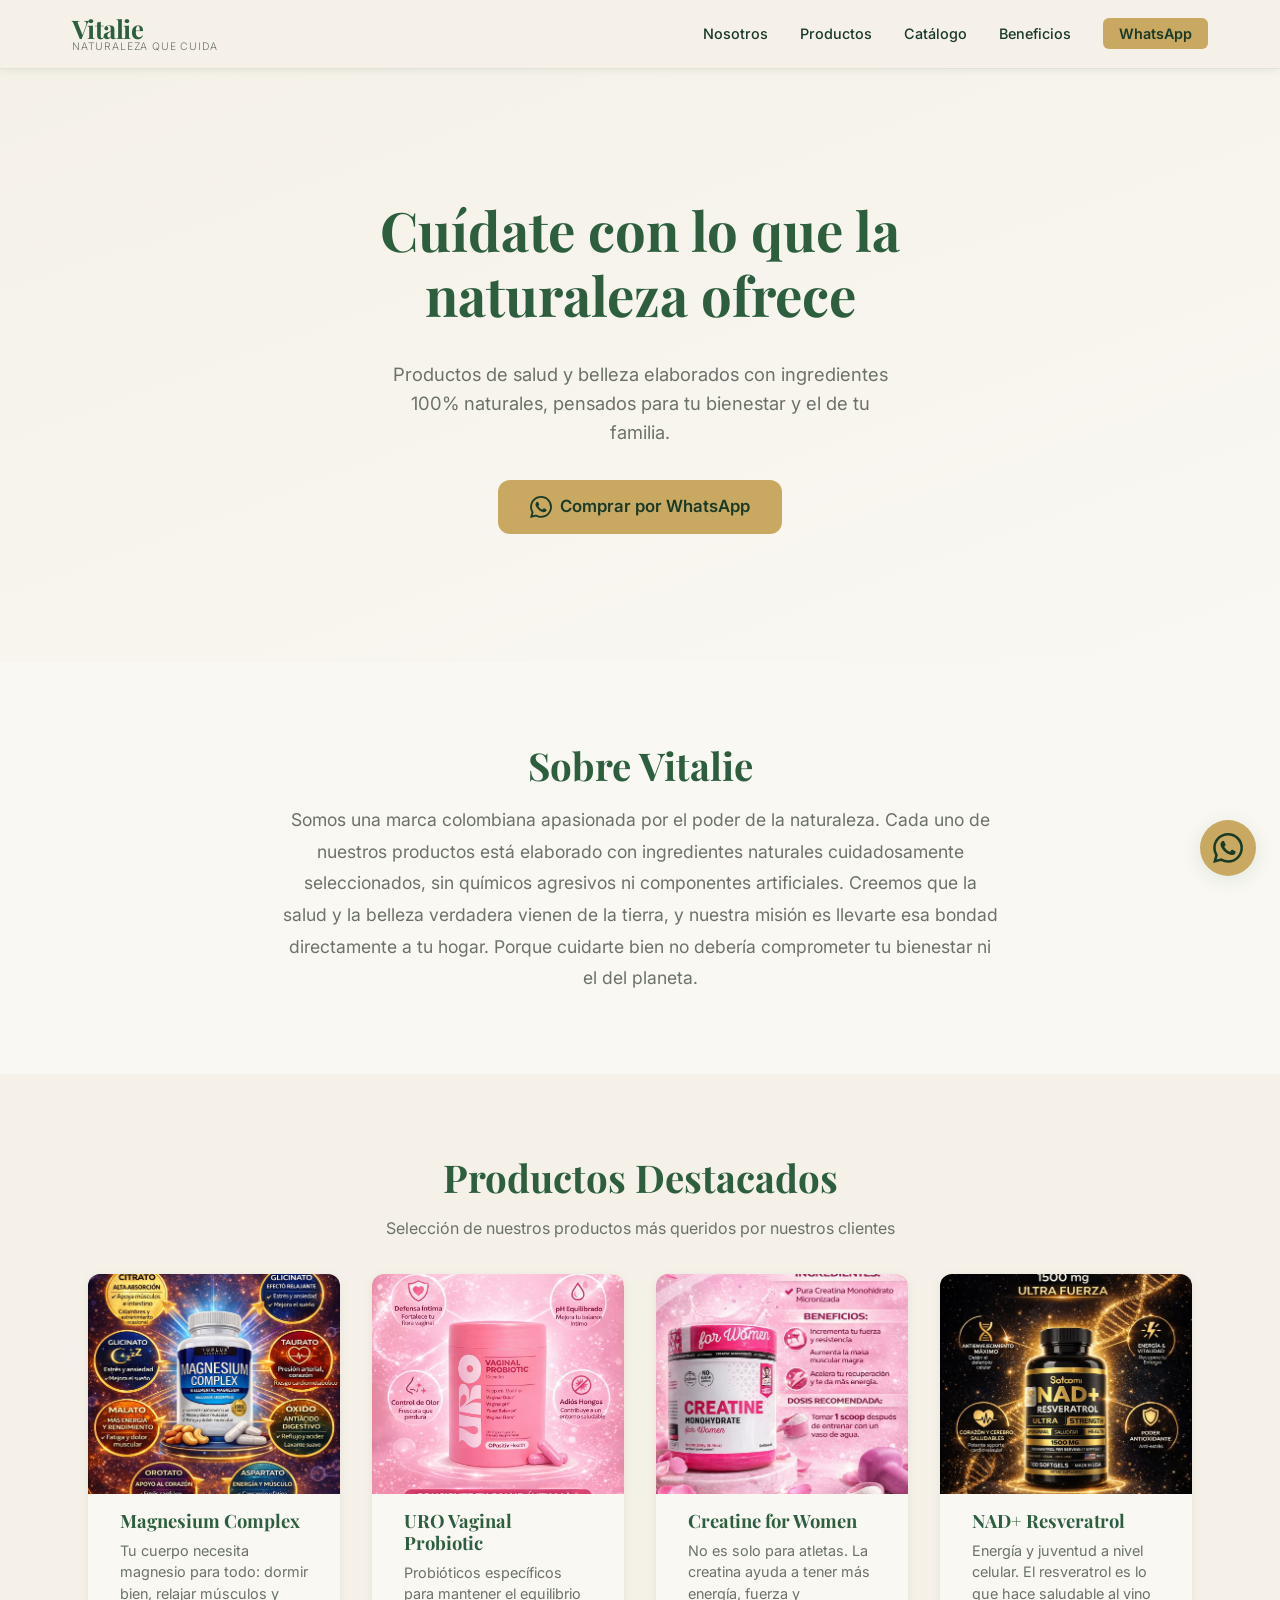
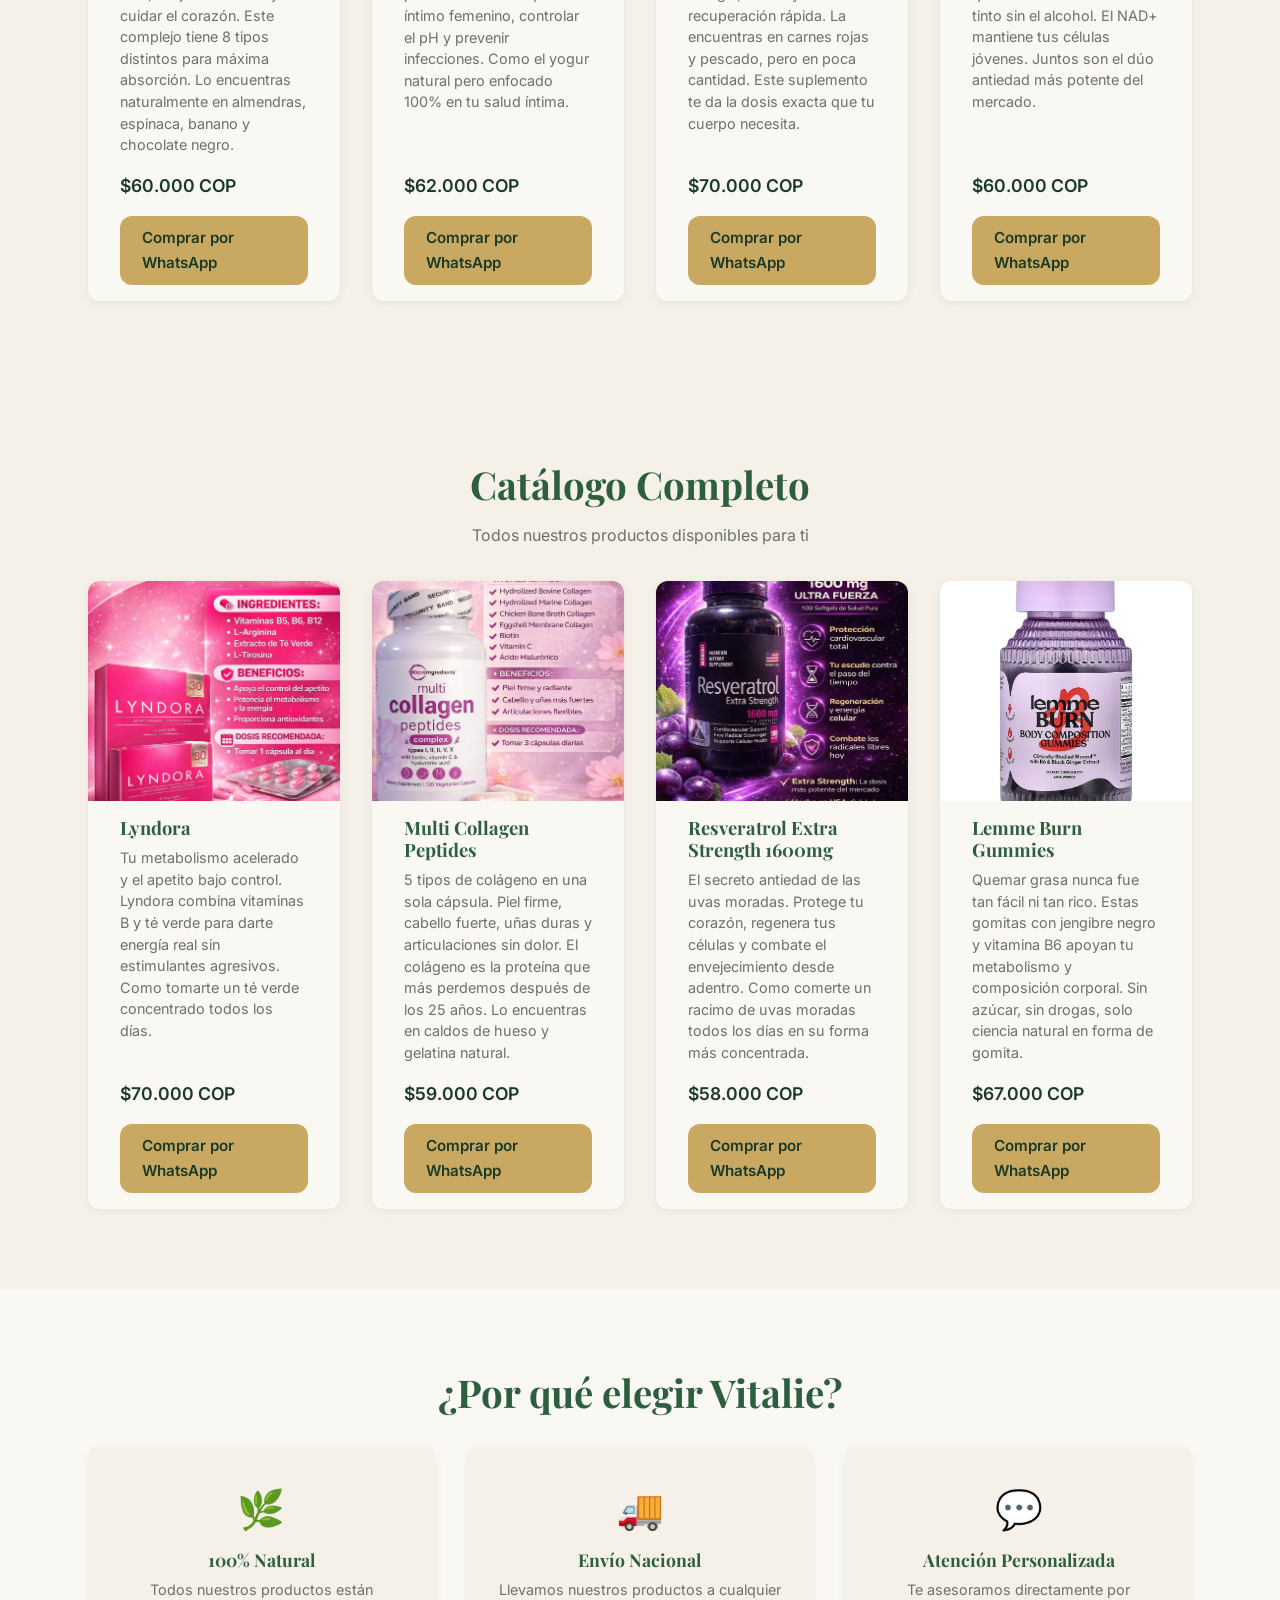
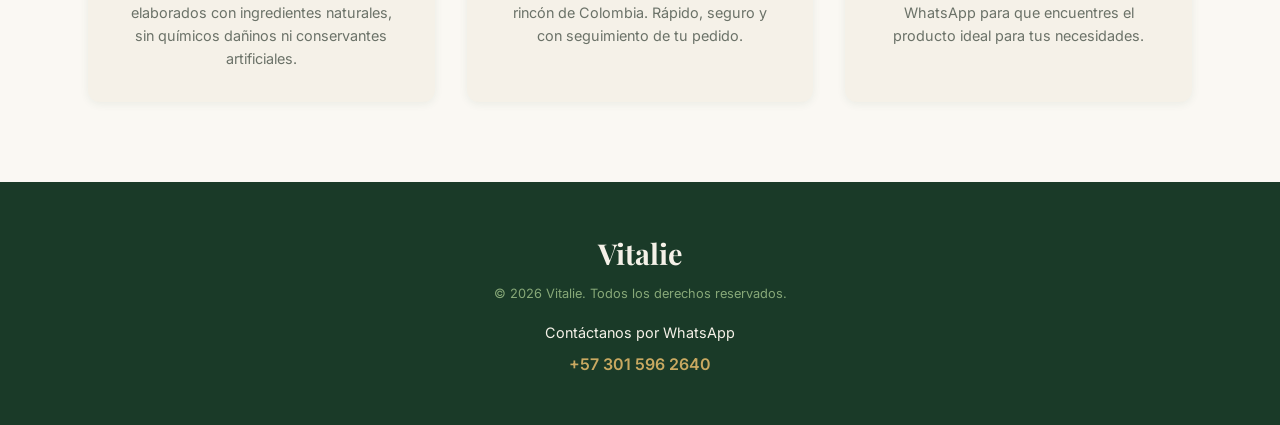
<file: vitalie/index.html>
<!DOCTYPE html>
<html lang="es">
  <head>
    <meta charset="UTF-8" />
    <meta name="viewport" content="width=device-width, initial-scale=1.0" />
    <meta name="description" content="Suplementos naturales colombianos: magnesio, colágeno, probióticos, creatina para mujeres y más. Envío nacional, atención por WhatsApp." />
    <title>Vitalie | Salud y Belleza Natural</title>

    <!-- Favicon -->
    <link rel="icon" type="image/png" href="src/img/general/logo.png" />
    <link rel="apple-touch-icon" href="src/img/general/logo.png" />

    <!-- Open Graph (WhatsApp, Facebook, Instagram) -->
    <meta property="og:type" content="website" />
    <meta property="og:url" content="https://tiendavitalie.netlify.app" />
    <meta property="og:title" content="Vitalie - Salud y Belleza Natural" />
    <meta property="og:description" content="Suplementos naturales en Colombia. Magnesio, colágeno, probióticos y más. Pide por WhatsApp." />
    <meta property="og:image" content="https://tiendavitalie.netlify.app/src/img/general/logo.png" />
    <meta property="og:image:alt" content="Vitalie - Salud y Belleza Natural" />
    <meta property="og:locale" content="es_CO" />
    <meta property="og:site_name" content="Vitalie" />

    <!-- Twitter Cards -->
    <meta name="twitter:card" content="summary_large_image" />
    <meta name="twitter:title" content="Vitalie - Salud y Belleza Natural" />
    <meta name="twitter:description" content="Suplementos naturales en Colombia. Magnesio, colágeno, probióticos y más. Pide por WhatsApp." />
    <meta name="twitter:image" content="https://tiendavitalie.netlify.app/src/img/general/logo.png" />
    <meta name="twitter:image:alt" content="Vitalie - Salud y Belleza Natural" />

    <!-- Google Fonts: Playfair Display (títulos) + Inter (cuerpo) -->
    <link rel="preconnect" href="https://fonts.googleapis.com" />
    <link rel="preconnect" href="https://fonts.gstatic.com" crossorigin />
    <link
      href="https://fonts.googleapis.com/css2?family=Playfair+Display:wght@400;600;700&family=Inter:wght@300;400;500;600&display=swap"
      rel="stylesheet"
    />

    <link rel="stylesheet" href="src/css/estilos.css" />
  </head>
  <body>

    <!-- ===== ENCABEZADO ===== -->
    <header class="site-header">
      <div class="header-contenido">
        <a href="/" class="logo" aria-label="Vitalie - Inicio">
          <span class="logo-texto">Vitalie</span>
          <span class="logo-eslogan">Naturaleza que cuida</span>
        </a>
        <nav class="nav-principal" aria-label="Navegación principal">
          <ul class="nav-lista">
            <li><a href="#sobre-vitalie">Nosotros</a></li>
            <li><a href="#productos-destacados">Productos</a></li>
            <li><a href="#catalogo-completo">Catálogo</a></li>
            <li><a href="#beneficios">Beneficios</a></li>
            <li>
              <a
                href="https://wa.me/573015962640?text=Hola%20Vitalie%2C%20me%20interesa%20conocer%20sus%20productos%20naturales"
                class="nav-cta"
                target="_blank"
                rel="noopener noreferrer"
              >WhatsApp</a>
            </li>
          </ul>
        </nav>
      </div>
    </header>

    <!-- ===== CONTENIDO PRINCIPAL ===== -->
    <main>

      <!-- SECCIÓN HERO -->
      <section id="hero" class="seccion-hero" aria-labelledby="hero-titulo">
        <div class="hero-contenido">
          <h1 id="hero-titulo" class="hero-titulo">
            Cuídate con lo que la naturaleza ofrece
          </h1>
          <p class="hero-subtitulo">
            Productos de salud y belleza elaborados con ingredientes 100% naturales,
            pensados para tu bienestar y el de tu familia.
          </p>
          <a
            href="https://wa.me/573015962640?text=Hola%20Vitalie%2C%20me%20interesa%20conocer%20sus%20productos%20naturales"
            class="boton-whatsapp boton-grande"
            target="_blank"
            rel="noopener noreferrer"
          >
            <svg xmlns="http://www.w3.org/2000/svg" viewBox="0 0 24 24" width="22" height="22" fill="currentColor" aria-hidden="true">
              <path d="M17.472 14.382c-.297-.149-1.758-.867-2.03-.967-.273-.099-.471-.148-.67.15-.197.297-.767.966-.94 1.164-.173.199-.347.223-.644.075-.297-.15-1.255-.463-2.39-1.475-.883-.788-1.48-1.761-1.653-2.059-.173-.297-.018-.458.13-.606.134-.133.298-.347.446-.52.149-.174.198-.298.298-.497.099-.198.05-.371-.025-.52-.075-.149-.669-1.612-.916-2.207-.242-.579-.487-.5-.669-.51-.173-.008-.371-.01-.57-.01-.198 0-.52.074-.792.372-.272.297-1.04 1.016-1.04 2.479 0 1.462 1.065 2.875 1.213 3.074.149.198 2.096 3.2 5.077 4.487.709.306 1.262.489 1.694.625.712.227 1.36.195 1.871.118.571-.085 1.758-.719 2.006-1.413.248-.694.248-1.289.173-1.413-.074-.124-.272-.198-.57-.347m-5.421 7.403h-.004a9.87 9.87 0 01-5.031-1.378l-.361-.214-3.741.982.998-3.648-.235-.374a9.86 9.86 0 01-1.51-5.26c.001-5.45 4.436-9.884 9.888-9.884 2.64 0 5.122 1.03 6.988 2.898a9.825 9.825 0 012.893 6.994c-.003 5.45-4.437 9.884-9.885 9.884m8.413-18.297A11.815 11.815 0 0012.05 0C5.495 0 .16 5.335.157 11.892c0 2.096.547 4.142 1.588 5.945L.057 24l6.305-1.654a11.882 11.882 0 005.683 1.448h.005c6.554 0 11.89-5.335 11.893-11.893a11.821 11.821 0 00-3.48-8.413z"/>
            </svg>
            Comprar por WhatsApp
          </a>
        </div>
      </section>

      <!-- SECCIÓN SOBRE VITALIE -->
      <section id="sobre-vitalie" class="seccion-sobre" aria-labelledby="sobre-titulo">
        <div class="contenedor">
          <h2 id="sobre-titulo" class="seccion-titulo">Sobre Vitalie</h2>
          <p class="sobre-texto">
            Somos una marca colombiana apasionada por el poder de la naturaleza. Cada uno de nuestros
            productos está elaborado con ingredientes naturales cuidadosamente seleccionados, sin
            químicos agresivos ni componentes artificiales. Creemos que la salud y la belleza verdadera
            vienen de la tierra, y nuestra misión es llevarte esa bondad directamente a tu hogar.
            Porque cuidarte bien no debería comprometer tu bienestar ni el del planeta.
          </p>
        </div>
      </section>

      <!-- SECCIÓN PRODUCTOS DESTACADOS -->
      <section id="productos-destacados" class="seccion-productos" aria-labelledby="productos-titulo">
        <div class="contenedor">
          <h2 id="productos-titulo" class="seccion-titulo">Productos Destacados</h2>
          <p class="seccion-subtitulo">Selección de nuestros productos más queridos por nuestros clientes</p>

          <div class="productos-grilla">

            <article class="tarjeta-producto">
              <div class="tarjeta-imagen">
                <img
                  src="src/img/productos/magnesio.jpg"
                  alt="Magnesium Complex - Vitalie"
                  width="400"
                  height="300"
                  loading="lazy"
                />
              </div>
              <div class="tarjeta-cuerpo">
                <h3 class="tarjeta-nombre">Magnesium Complex</h3>
                <p class="tarjeta-descripcion">Tu cuerpo necesita magnesio para todo: dormir bien, relajar músculos y cuidar el corazón. Este complejo tiene 8 tipos distintos para máxima absorción. Lo encuentras naturalmente en almendras, espinaca, banano y chocolate negro.</p>
                <p class="tarjeta-precio">$60.000 COP</p>
                <a
                  href="https://wa.me/573015962640?text=Hola%20Vitalie%2C%20me%20interesa%20Magnesium%20Complex%2C%20podrias%20darme%20mas%20informacion%3F"
                  class="boton-whatsapp"
                  target="_blank"
                  rel="noopener noreferrer"
                >Comprar por WhatsApp</a>
              </div>
            </article>

            <article class="tarjeta-producto">
              <div class="tarjeta-imagen">
                <img
                  src="src/img/productos/uro.jpg"
                  alt="URO Vaginal Probiotic - Vitalie"
                  width="400"
                  height="300"
                  loading="lazy"
                />
              </div>
              <div class="tarjeta-cuerpo">
                <h3 class="tarjeta-nombre">URO Vaginal Probiotic</h3>
                <p class="tarjeta-descripcion">Probióticos específicos para mantener el equilibrio íntimo femenino, controlar el pH y prevenir infecciones. Como el yogur natural pero enfocado 100% en tu salud íntima.</p>
                <p class="tarjeta-precio">$62.000 COP</p>
                <a
                  href="https://wa.me/573015962640?text=Hola%20Vitalie%2C%20me%20interesa%20URO%20Vaginal%20Probiotic%2C%20podrias%20darme%20mas%20informacion%3F"
                  class="boton-whatsapp"
                  target="_blank"
                  rel="noopener noreferrer"
                >Comprar por WhatsApp</a>
              </div>
            </article>

            <article class="tarjeta-producto">
              <div class="tarjeta-imagen">
                <img
                  src="src/img/productos/creatina.jpg"
                  alt="Creatine for Women - Vitalie"
                  width="400"
                  height="300"
                  loading="lazy"
                />
              </div>
              <div class="tarjeta-cuerpo">
                <h3 class="tarjeta-nombre">Creatine for Women</h3>
                <p class="tarjeta-descripcion">No es solo para atletas. La creatina ayuda a tener más energía, fuerza y recuperación rápida. La encuentras en carnes rojas y pescado, pero en poca cantidad. Este suplemento te da la dosis exacta que tu cuerpo necesita.</p>
                <p class="tarjeta-precio">$70.000 COP</p>
                <a
                  href="https://wa.me/573015962640?text=Hola%20Vitalie%2C%20me%20interesa%20Creatine%20for%20Women%2C%20podrias%20darme%20mas%20informacion%3F"
                  class="boton-whatsapp"
                  target="_blank"
                  rel="noopener noreferrer"
                >Comprar por WhatsApp</a>
              </div>
            </article>

            <article class="tarjeta-producto">
              <div class="tarjeta-imagen">
                <img
                  src="src/img/productos/nad.jpg"
                  alt="NAD+ Resveratrol - Vitalie"
                  width="400"
                  height="300"
                  loading="lazy"
                />
              </div>
              <div class="tarjeta-cuerpo">
                <h3 class="tarjeta-nombre">NAD+ Resveratrol</h3>
                <p class="tarjeta-descripcion">Energía y juventud a nivel celular. El resveratrol es lo que hace saludable al vino tinto sin el alcohol. El NAD+ mantiene tus células jóvenes. Juntos son el dúo antiedad más potente del mercado.</p>
                <p class="tarjeta-precio">$60.000 COP</p>
                <a
                  href="https://wa.me/573015962640?text=Hola%20Vitalie%2C%20me%20interesa%20NAD%2B%20Resveratrol%2C%20podrias%20darme%20mas%20informacion%3F"
                  class="boton-whatsapp"
                  target="_blank"
                  rel="noopener noreferrer"
                >Comprar por WhatsApp</a>
              </div>
            </article>

          </div>
        </div>
      </section>

      <!-- SECCIÓN CATÁLOGO COMPLETO -->
      <section id="catalogo-completo" class="seccion-productos" aria-labelledby="catalogo-titulo">
        <div class="contenedor">
          <h2 id="catalogo-titulo" class="seccion-titulo">Catálogo Completo</h2>
          <p class="seccion-subtitulo">Todos nuestros productos disponibles para ti</p>

          <div class="productos-grilla">

            <article class="tarjeta-producto">
              <div class="tarjeta-imagen">
                <img
                  src="src/img/productos/lyndora.jpg"
                  alt="Lyndora - Vitalie"
                  width="400"
                  height="300"
                  loading="lazy"
                />
              </div>
              <div class="tarjeta-cuerpo">
                <h3 class="tarjeta-nombre">Lyndora</h3>
                <p class="tarjeta-descripcion">Tu metabolismo acelerado y el apetito bajo control. Lyndora combina vitaminas B y té verde para darte energía real sin estimulantes agresivos. Como tomarte un té verde concentrado todos los días.</p>
                <p class="tarjeta-precio">$70.000 COP</p>
                <a
                  href="https://wa.me/573015962640?text=Hola%20Vitalie%2C%20me%20interesa%20Lyndora%2C%20podrias%20darme%20mas%20informacion%3F"
                  class="boton-whatsapp"
                  target="_blank"
                  rel="noopener noreferrer"
                >Comprar por WhatsApp</a>
              </div>
            </article>

            <article class="tarjeta-producto">
              <div class="tarjeta-imagen">
                <img
                  src="src/img/productos/collagen.jpg"
                  alt="Multi Collagen Peptides - Vitalie"
                  width="400"
                  height="300"
                  loading="lazy"
                />
              </div>
              <div class="tarjeta-cuerpo">
                <h3 class="tarjeta-nombre">Multi Collagen Peptides</h3>
                <p class="tarjeta-descripcion">5 tipos de colágeno en una sola cápsula. Piel firme, cabello fuerte, uñas duras y articulaciones sin dolor. El colágeno es la proteína que más perdemos después de los 25 años. Lo encuentras en caldos de hueso y gelatina natural.</p>
                <p class="tarjeta-precio">$59.000 COP</p>
                <a
                  href="https://wa.me/573015962640?text=Hola%20Vitalie%2C%20me%20interesa%20Multi%20Collagen%20Peptides%2C%20podrias%20darme%20mas%20informacion%3F"
                  class="boton-whatsapp"
                  target="_blank"
                  rel="noopener noreferrer"
                >Comprar por WhatsApp</a>
              </div>
            </article>

            <article class="tarjeta-producto">
              <div class="tarjeta-imagen">
                <img
                  src="src/img/productos/resveratrol.jpg"
                  alt="Resveratrol Extra Strength 1600mg - Vitalie"
                  width="400"
                  height="300"
                  loading="lazy"
                />
              </div>
              <div class="tarjeta-cuerpo">
                <h3 class="tarjeta-nombre">Resveratrol Extra Strength 1600mg</h3>
                <p class="tarjeta-descripcion">El secreto antiedad de las uvas moradas. Protege tu corazón, regenera tus células y combate el envejecimiento desde adentro. Como comerte un racimo de uvas moradas todos los días en su forma más concentrada.</p>
                <p class="tarjeta-precio">$58.000 COP</p>
                <a
                  href="https://wa.me/573015962640?text=Hola%20Vitalie%2C%20me%20interesa%20Resveratrol%20Extra%20Strength%201600mg%2C%20podrias%20darme%20mas%20informacion%3F"
                  class="boton-whatsapp"
                  target="_blank"
                  rel="noopener noreferrer"
                >Comprar por WhatsApp</a>
              </div>
            </article>

            <article class="tarjeta-producto">
              <div class="tarjeta-imagen">
                <img
                  src="src/img/productos/lemme.jpg"
                  alt="Lemme Burn Gummies - Vitalie"
                  width="400"
                  height="300"
                  loading="lazy"
                />
              </div>
              <div class="tarjeta-cuerpo">
                <h3 class="tarjeta-nombre">Lemme Burn Gummies</h3>
                <p class="tarjeta-descripcion">Quemar grasa nunca fue tan fácil ni tan rico. Estas gomitas con jengibre negro y vitamina B6 apoyan tu metabolismo y composición corporal. Sin azúcar, sin drogas, solo ciencia natural en forma de gomita.</p>
                <p class="tarjeta-precio">$67.000 COP</p>
                <a
                  href="https://wa.me/573015962640?text=Hola%20Vitalie%2C%20me%20interesa%20Lemme%20Burn%20Gummies%2C%20podrias%20darme%20mas%20informacion%3F"
                  class="boton-whatsapp"
                  target="_blank"
                  rel="noopener noreferrer"
                >Comprar por WhatsApp</a>
              </div>
            </article>

          </div>
        </div>
      </section>

      <!-- SECCIÓN BENEFICIOS -->
      <section id="beneficios" class="seccion-beneficios" aria-labelledby="beneficios-titulo">
        <div class="contenedor">
          <h2 id="beneficios-titulo" class="seccion-titulo">¿Por qué elegir Vitalie?</h2>

          <div class="beneficios-grilla">

            <div class="beneficio-tarjeta">
              <div class="beneficio-icono" aria-hidden="true">🌿</div>
              <h3 class="beneficio-titulo">100% Natural</h3>
              <p class="beneficio-descripcion">
                Todos nuestros productos están elaborados con ingredientes naturales,
                sin químicos dañinos ni conservantes artificiales.
              </p>
            </div>

            <div class="beneficio-tarjeta">
              <div class="beneficio-icono" aria-hidden="true">🚚</div>
              <h3 class="beneficio-titulo">Envío Nacional</h3>
              <p class="beneficio-descripcion">
                Llevamos nuestros productos a cualquier rincón de Colombia.
                Rápido, seguro y con seguimiento de tu pedido.
              </p>
            </div>

            <div class="beneficio-tarjeta">
              <div class="beneficio-icono" aria-hidden="true">💬</div>
              <h3 class="beneficio-titulo">Atención Personalizada</h3>
              <p class="beneficio-descripcion">
                Te asesoramos directamente por WhatsApp para que encuentres
                el producto ideal para tus necesidades.
              </p>
            </div>

          </div>
        </div>
      </section>

    </main>

    <!-- ===== PIE DE PÁGINA ===== -->
    <footer class="site-footer">
      <div class="footer-contenido">
        <p class="footer-marca">Vitalie</p>
        <p class="footer-copy">&copy; 2026 Vitalie. Todos los derechos reservados.</p>
        <p class="footer-contacto">Contáctanos por WhatsApp</p>
        <a
          href="https://wa.me/573015962640"
          class="footer-numero"
          target="_blank"
          rel="noopener noreferrer"
        >+57 301 596 2640</a>
      </div>
    </footer>

    <!-- BOTÓN FLOTANTE DE WHATSAPP -->
    <a
      href="https://wa.me/573015962640?text=Hola%20Vitalie%2C%20me%20interesa%20conocer%20sus%20productos%20naturales"
      class="boton-flotante-whatsapp"
      target="_blank"
      rel="noopener noreferrer"
      aria-label="Contactar por WhatsApp"
    >
      <svg xmlns="http://www.w3.org/2000/svg" viewBox="0 0 24 24" width="30" height="30" fill="currentColor" aria-hidden="true">
        <path d="M17.472 14.382c-.297-.149-1.758-.867-2.03-.967-.273-.099-.471-.148-.67.15-.197.297-.767.966-.94 1.164-.173.199-.347.223-.644.075-.297-.15-1.255-.463-2.39-1.475-.883-.788-1.48-1.761-1.653-2.059-.173-.297-.018-.458.13-.606.134-.133.298-.347.446-.52.149-.174.198-.298.298-.497.099-.198.05-.371-.025-.52-.075-.149-.669-1.612-.916-2.207-.242-.579-.487-.5-.669-.51-.173-.008-.371-.01-.57-.01-.198 0-.52.074-.792.372-.272.297-1.04 1.016-1.04 2.479 0 1.462 1.065 2.875 1.213 3.074.149.198 2.096 3.2 5.077 4.487.709.306 1.262.489 1.694.625.712.227 1.36.195 1.871.118.571-.085 1.758-.719 2.006-1.413.248-.694.248-1.289.173-1.413-.074-.124-.272-.198-.57-.347m-5.421 7.403h-.004a9.87 9.87 0 01-5.031-1.378l-.361-.214-3.741.982.998-3.648-.235-.374a9.86 9.86 0 01-1.51-5.26c.001-5.45 4.436-9.884 9.888-9.884 2.64 0 5.122 1.03 6.988 2.898a9.825 9.825 0 012.893 6.994c-.003 5.45-4.437 9.884-9.885 9.884m8.413-18.297A11.815 11.815 0 0012.05 0C5.495 0 .16 5.335.157 11.892c0 2.096.547 4.142 1.588 5.945L.057 24l6.305-1.654a11.882 11.882 0 005.683 1.448h.005c6.554 0 11.89-5.335 11.893-11.893a11.821 11.821 0 00-3.48-8.413z"/>
      </svg>
    </a>

    <script src="src/js/main.js"></script>
  </body>
</html>
</file>
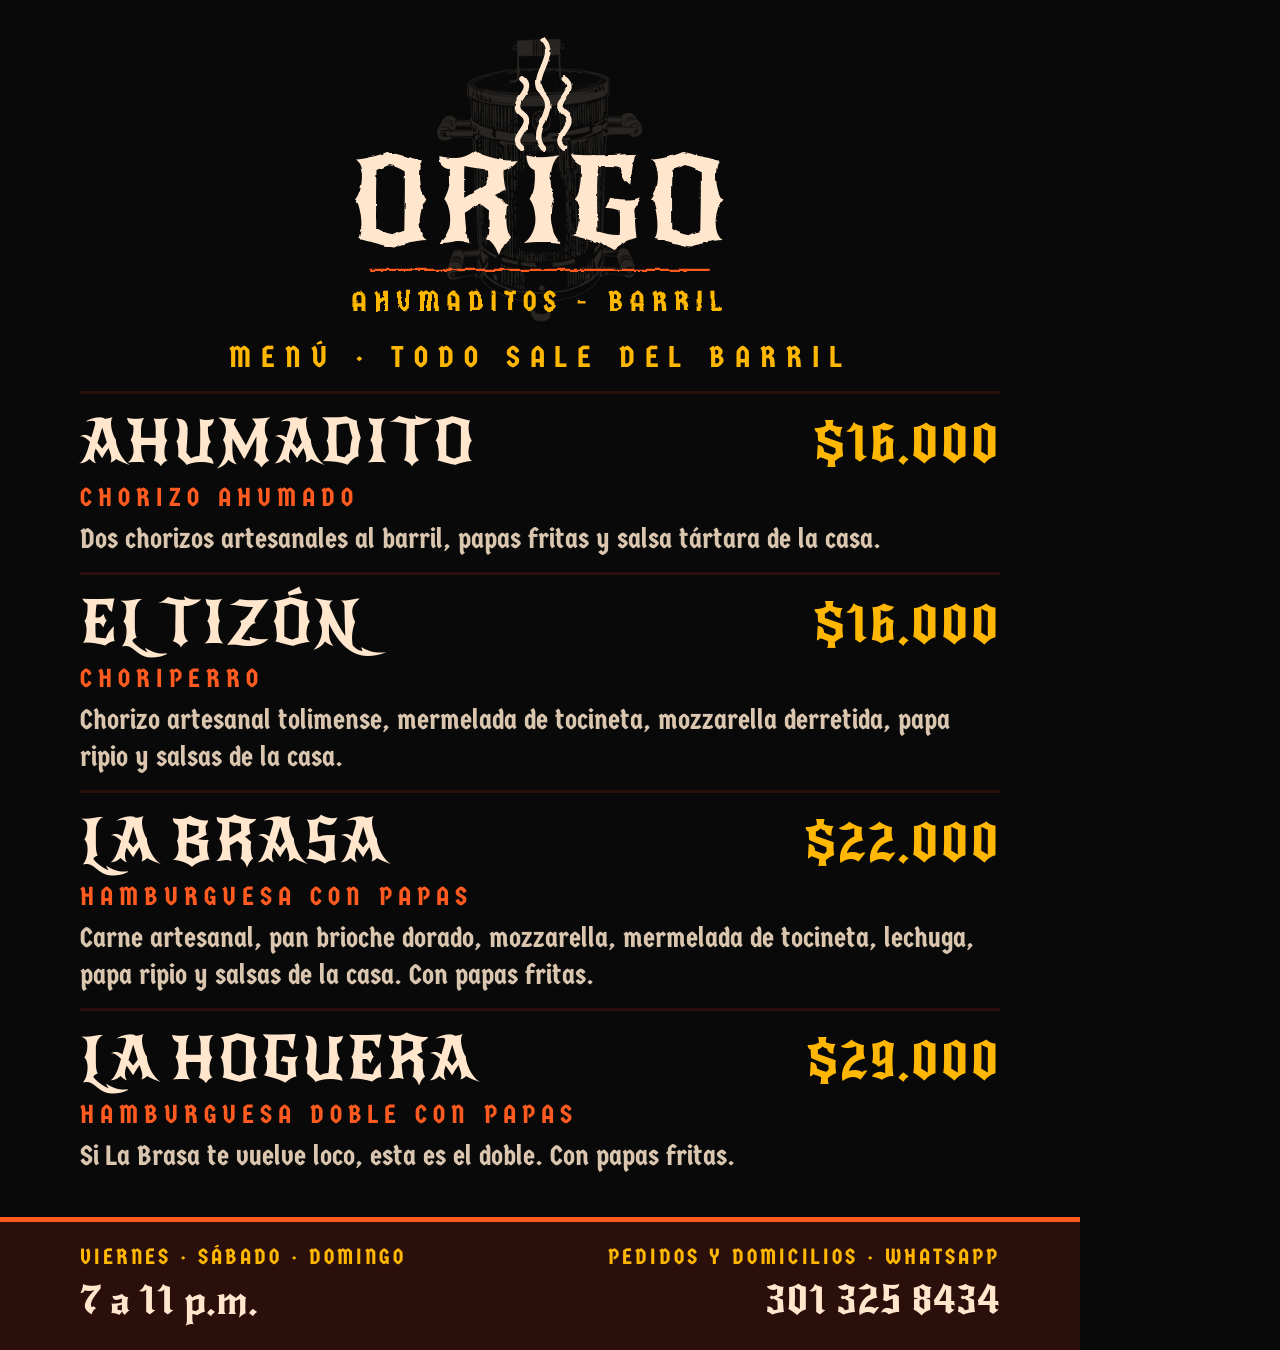
<file: origo/menu/index.html>
<!doctype html>
<html lang="es">
<head>
<meta charset="utf-8">
<meta name="viewport" content="width=1080">
<title>Menú Origo</title>
<link rel="preconnect" href="https://fonts.googleapis.com">
<link rel="preconnect" href="https://fonts.gstatic.com" crossorigin>
<link rel="stylesheet" href="https://fonts.googleapis.com/css2?family=New+Rocker&family=Germania+One&display=swap">
<style>
  :root {
    --negro: #090909;
    --crema: #FFE6CC;
    --mostaza: #FFB703;
    --brasa: #FF5A1F;
    --carbon: #2A0F0A;

    --f-titular: 'New Rocker', Georgia, serif;
    --f-texto: 'Germania One', Georgia, serif;

    --lienzo-ancho: 1080px;
    --lienzo-alto: 1350px;
    --margen-x: 80px;

    /* Aire entre platos: el original usaba 24px / 20px con 3 platos.
       Con 4 platos se reparte proporcionalmente para que quepan sin apretarse. */
    --plato-pad-top: 18px;
    --plato-pad-bottom: 15px;
    --plato-sub-mt: 10px;
    --plato-desc-mt: 8px;
  }

  * { box-sizing: border-box; }
  html, body { margin: 0; background: var(--negro); }

  .lienzo {
    width: var(--lienzo-ancho);
    height: var(--lienzo-alto);
    background: var(--negro);
    position: relative;
    overflow: hidden;
    padding: 30px var(--margen-x) 0;
  }

  .marca {
    position: relative;
    height: 300px;
    display: flex;
    justify-content: center;
  }
  .marca__barril {
    position: absolute;
    left: 341px;
    top: 0;
    width: 237px;
    height: 300px;
    opacity: 0.13;
  }
  .marca__logo {
    position: relative;
    display: block;
    width: 406px;
    height: 300px;
  }
  .marca__logo .humo { fill: none; stroke: var(--crema); stroke-width: 12px; stroke-linecap: round; }
  .marca__logo .nombre { font-family: var(--f-titular); font-size: 255px; letter-spacing: 4px; fill: var(--crema); text-anchor: middle; }
  .marca__logo .linea { fill: none; stroke: var(--brasa); stroke-width: 5px; }
  .marca__logo .lema { font-family: var(--f-texto); font-size: 62px; letter-spacing: 15px; fill: var(--mostaza); text-anchor: middle; }

  .menu__titulo {
    font-family: var(--f-texto);
    font-weight: 400;
    font-size: 30px;
    letter-spacing: 10px;
    color: var(--mostaza);
    text-align: center;
    text-transform: uppercase;
    margin: 10px 0 16px;
  }

  .platos { list-style: none; margin: 0; padding: 0; }

  .plato {
    border-top: 3px solid var(--carbon);
    padding: var(--plato-pad-top) 0 var(--plato-pad-bottom);
  }
  .plato__cabecera {
    display: flex;
    align-items: baseline;
    justify-content: space-between;
    gap: 24px;
  }
  .plato__nombre {
    margin: 0;
    font-family: var(--f-titular);
    font-weight: 400;
    font-size: 60px;
    line-height: 1;
    color: var(--crema);
    text-transform: uppercase;
    letter-spacing: 2px;
  }
  .plato__precio {
    font-family: var(--f-titular);
    font-weight: 400;
    font-size: 54px;
    line-height: 1;
    color: var(--mostaza);
    white-space: nowrap;
  }
  .plato__tipo {
    margin: var(--plato-sub-mt) 0 0;
    font-family: var(--f-texto);
    font-weight: 400;
    font-size: 26px;
    letter-spacing: 6px;
    color: var(--brasa);
    text-transform: uppercase;
  }
  .plato__desc {
    margin: var(--plato-desc-mt) 0 0;
    max-width: 920px;
    font-family: var(--f-texto);
    font-weight: 400;
    font-size: 28px;
    line-height: 1.3;
    color: var(--crema);
    opacity: 0.85;
  }

  .pie {
    position: absolute;
    left: 0;
    right: 0;
    bottom: 0;
    background: var(--carbon);
    border-top: 5px solid var(--brasa);
    padding: 22px var(--margen-x) 24px;
    display: flex;
    justify-content: space-between;
    align-items: center;
  }
  .pie__bloque--der { text-align: right; }
  .pie__etiqueta {
    font-family: var(--f-texto);
    font-size: 22px;
    letter-spacing: 3px;
    color: var(--mostaza);
    text-transform: uppercase;
  }
  .pie__dato {
    font-family: var(--f-titular);
    font-size: 42px;
    color: var(--crema);
    margin-top: 4px;
  }
</style>
</head>
<body>
<main class="lienzo">
  <header class="marca">
    <img class="marca__barril" src="../assets/barril.png" alt="">
    <svg class="marca__logo" role="img" aria-label="Origo, ahumaditos barril" viewBox="60 180 880 650">
      <defs>
        <filter id="rugoso" x="-5%" y="-5%" width="110%" height="110%">
          <feTurbulence type="fractalNoise" baseFrequency="0.035" numOctaves="3" seed="7" result="n"/>
          <feDisplacementMap in="SourceGraphic" in2="n" scale="7" xChannelSelector="R" yChannelSelector="G"/>
        </filter>
      </defs>
      <g filter="url(#rugoso)">
        <path class="humo" d="M461 436C427 411 495 386 461 361C427 336 495 311 461 286"/>
        <path class="humo" d="M507 436C473 396.8 541 357.7 507 318.5C473 279.3 541 240.2 507 201"/>
        <path class="humo" d="M553 436C519 411 587 386 553 361C519 336 587 311 553 286"/>
        <text class="nombre" x="500" y="640">ORIGO</text>
        <path class="linea" d="M130 700H870"/>
        <text class="lema" x="500" y="790">AHUMADITOS - BARRIL</text>
      </g>
    </svg>
  </header>

  <section aria-labelledby="menu-titulo">
    <h1 class="menu__titulo" id="menu-titulo">Menú · todo sale del barril</h1>

    <ul class="platos">
      <li class="plato">
        <div class="plato__cabecera">
          <h2 class="plato__nombre">Ahumadito</h2>
          <span class="plato__precio">$16.000</span>
        </div>
        <p class="plato__tipo">Chorizo ahumado</p>
        <p class="plato__desc">Dos chorizos artesanales al barril, papas fritas y salsa tártara de la casa.</p>
      </li>

      <li class="plato">
        <div class="plato__cabecera">
          <h2 class="plato__nombre">El Tizón</h2>
          <span class="plato__precio">$16.000</span>
        </div>
        <p class="plato__tipo">Choriperro</p>
        <p class="plato__desc">Chorizo artesanal tolimense, mermelada de tocineta, mozzarella derretida, papa ripio y salsas de la casa.</p>
      </li>

      <li class="plato">
        <div class="plato__cabecera">
          <h2 class="plato__nombre">La Brasa</h2>
          <span class="plato__precio">$22.000</span>
        </div>
        <p class="plato__tipo">Hamburguesa con papas</p>
        <p class="plato__desc">Carne artesanal, pan brioche dorado, mozzarella, mermelada de tocineta, lechuga, papa ripio y salsas de la casa. Con papas fritas.</p>
      </li>

      <li class="plato">
        <div class="plato__cabecera">
          <h2 class="plato__nombre">La Hoguera</h2>
          <span class="plato__precio">$29.000</span>
        </div>
        <p class="plato__tipo">Hamburguesa doble con papas</p>
        <p class="plato__desc">Si La Brasa te vuelve loco, esta es el doble. Con papas fritas.</p>
      </li>
    </ul>
  </section>

  <footer class="pie">
    <div class="pie__bloque">
      <div class="pie__etiqueta">Viernes · Sábado · Domingo</div>
      <div class="pie__dato">7 a 11 p.m.</div>
    </div>
    <div class="pie__bloque pie__bloque--der">
      <div class="pie__etiqueta">Pedidos y domicilios · WhatsApp</div>
      <div class="pie__dato">301 325 8434</div>
    </div>
  </footer>
</main>
</body>
</html>
</file>
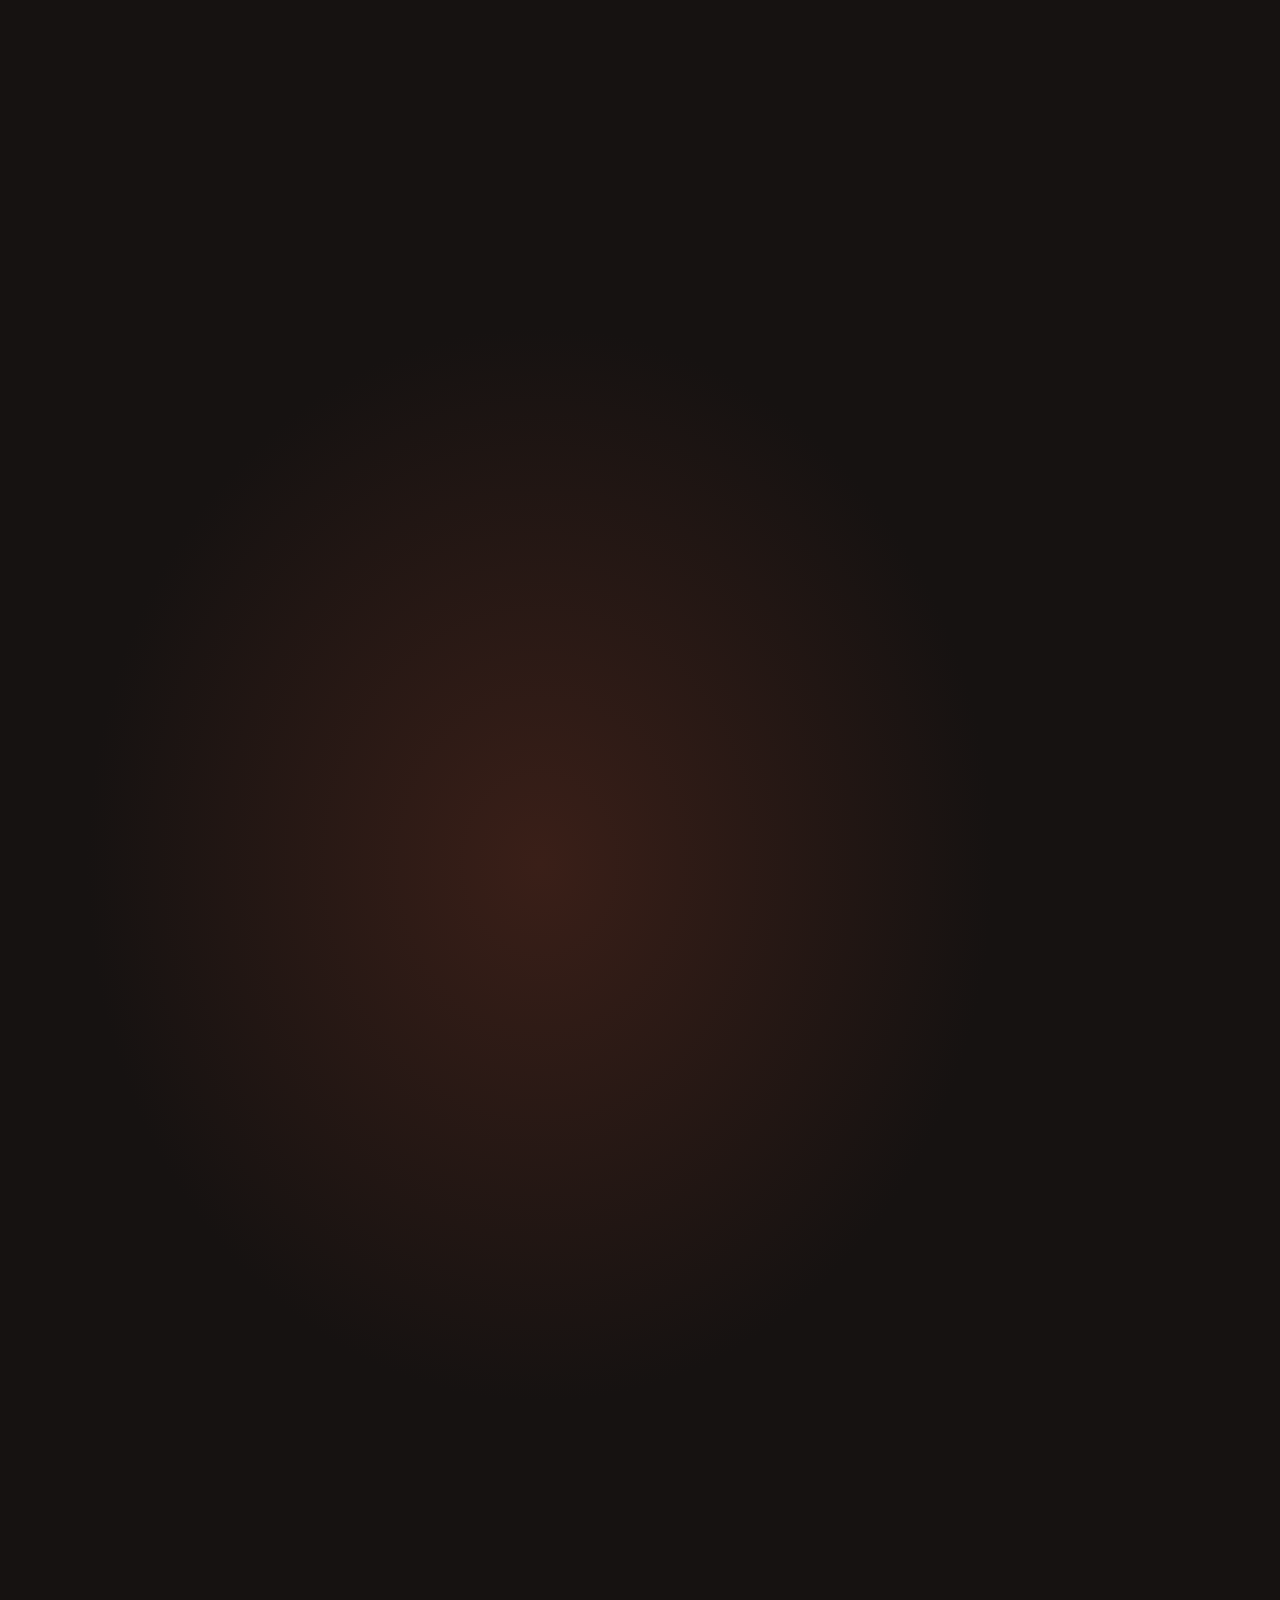
<file: _notas/videos-claude/plantilla-hyperframes/index.html>
<!doctype html>
<html lang="es" data-resolution="portrait">
  <head>
    <meta charset="UTF-8" />
    <meta name="viewport" content="width=1080, height=1920" />
    <script src="https://cdn.jsdelivr.net/npm/gsap@3.15.0/dist/gsap.min.js"></script>
    <style>
      :root {
        --ground: #161211;
        --panel: #221b19;
        --line: #3a2d29;
        --ink: #f4ece8;
        --muted: #8a7a74;
        --accent: #e8735a;
        --font-display: "Bebas Neue", "Oswald", Impact, sans-serif;
        --font-ui: "DejaVu Sans", sans-serif;
        --font-mono: "DejaVu Sans Mono", monospace;
      }
      * { margin: 0; padding: 0; box-sizing: border-box; }
      html, body { width: 1080px; height: 1920px; overflow: hidden; background: var(--ground); }
      #root {
        width: 100%; height: 100%; position: relative; font-family: var(--font-ui); color: var(--ink);
        background: radial-gradient(60% 40% at 50% 45%, #3a1f18 0%, var(--ground) 70%);
      }
      .hud { position: absolute; top: 140px; left: 60px; right: 60px; display: flex; justify-content: space-between; align-items: flex-end; border-top: 3px solid var(--accent); padding-top: 28px; }
      .hud h1 { font-family: var(--font-display); font-size: 96px; line-height: .9; letter-spacing: .01em; }
      .hud h1 span { color: var(--accent); }
      .clock { font-family: var(--font-mono); font-size: 110px; color: var(--accent); text-shadow: 0 0 30px #e8735a88; }
      .card { position: absolute; left: 60px; right: 60px; top: 520px; background: var(--panel); border: 2px solid var(--line); border-radius: 24px; padding: 40px; }
      .bubble { font-size: 40px; padding: 22px 30px; border-radius: 22px; margin-bottom: 26px; max-width: 78%; opacity: 0; }
      .in { background: #2f2522; }
      .out { background: var(--accent); color: #1a0f0c; margin-left: auto; }
      .caption { position: absolute; bottom: 430px; width: 100%; text-align: center; font-size: 64px; font-weight: 700; }
      .caption .w { display: inline-block; opacity: 0; margin: 0 8px; }
      .caption .hl { color: var(--accent); }
    </style>
  </head>
  <body>
    <div id="root" data-composition-id="main" data-start="0" data-duration="6" data-width="1080" data-height="1920">
      <header class="hud clip" data-start="0" data-duration="6">
        <h1>TU WHATSAPP<br /><span>ATENDIENDO SOLO</span></h1>
        <div class="clock" id="clock">29:59</div>
      </header>
      <section class="card clip" data-start="0" data-duration="6">
        <p class="bubble in" id="b1">¿Tienen turno el jueves?</p>
        <p class="bubble out" id="b2">Sí, a las 14:00 o 16:30</p>
        <p class="bubble in" id="b3">Dame las 16:30</p>
      </section>
      <p class="caption clip" data-start="0" data-duration="6">
        <span class="w">El</span><span class="w hl">agente</span><span class="w">responde</span><span class="w hl">solo.</span>
      </p>
    </div>
    <script>
      window.__timelines = window.__timelines || {};
      const tl = gsap.timeline({ paused: true });
      tl.from(".hud", { y: -60, opacity: 0, duration: 0.6, ease: "power3.out" }, 0);
      tl.from(".card", { y: 80, opacity: 0, duration: 0.6, ease: "power3.out" }, 0.3);
      ["#b1", "#b2", "#b3"].forEach((id, i) => {
        tl.fromTo(id, { opacity: 0, y: 30, scale: 0.9 }, { opacity: 1, y: 0, scale: 1, duration: 0.4, ease: "back.out(2)" }, 1 + i * 1.1);
      });
      tl.to(".caption .w", { opacity: 1, duration: 0.15, stagger: 0.35 }, 1.2);
      const clock = document.getElementById("clock");
      const c = { s: 1799 };
      tl.to(c, { s: 1793, duration: 6, ease: "none", onUpdate: () => {
        const v = Math.round(c.s);
        clock.textContent = String(Math.floor(v / 60)).padStart(2, "0") + ":" + String(v % 60).padStart(2, "0");
      } }, 0);
      window.__timelines["main"] = tl;
      tl.seek(0);
    </script>
  </body>
</html>
</file>
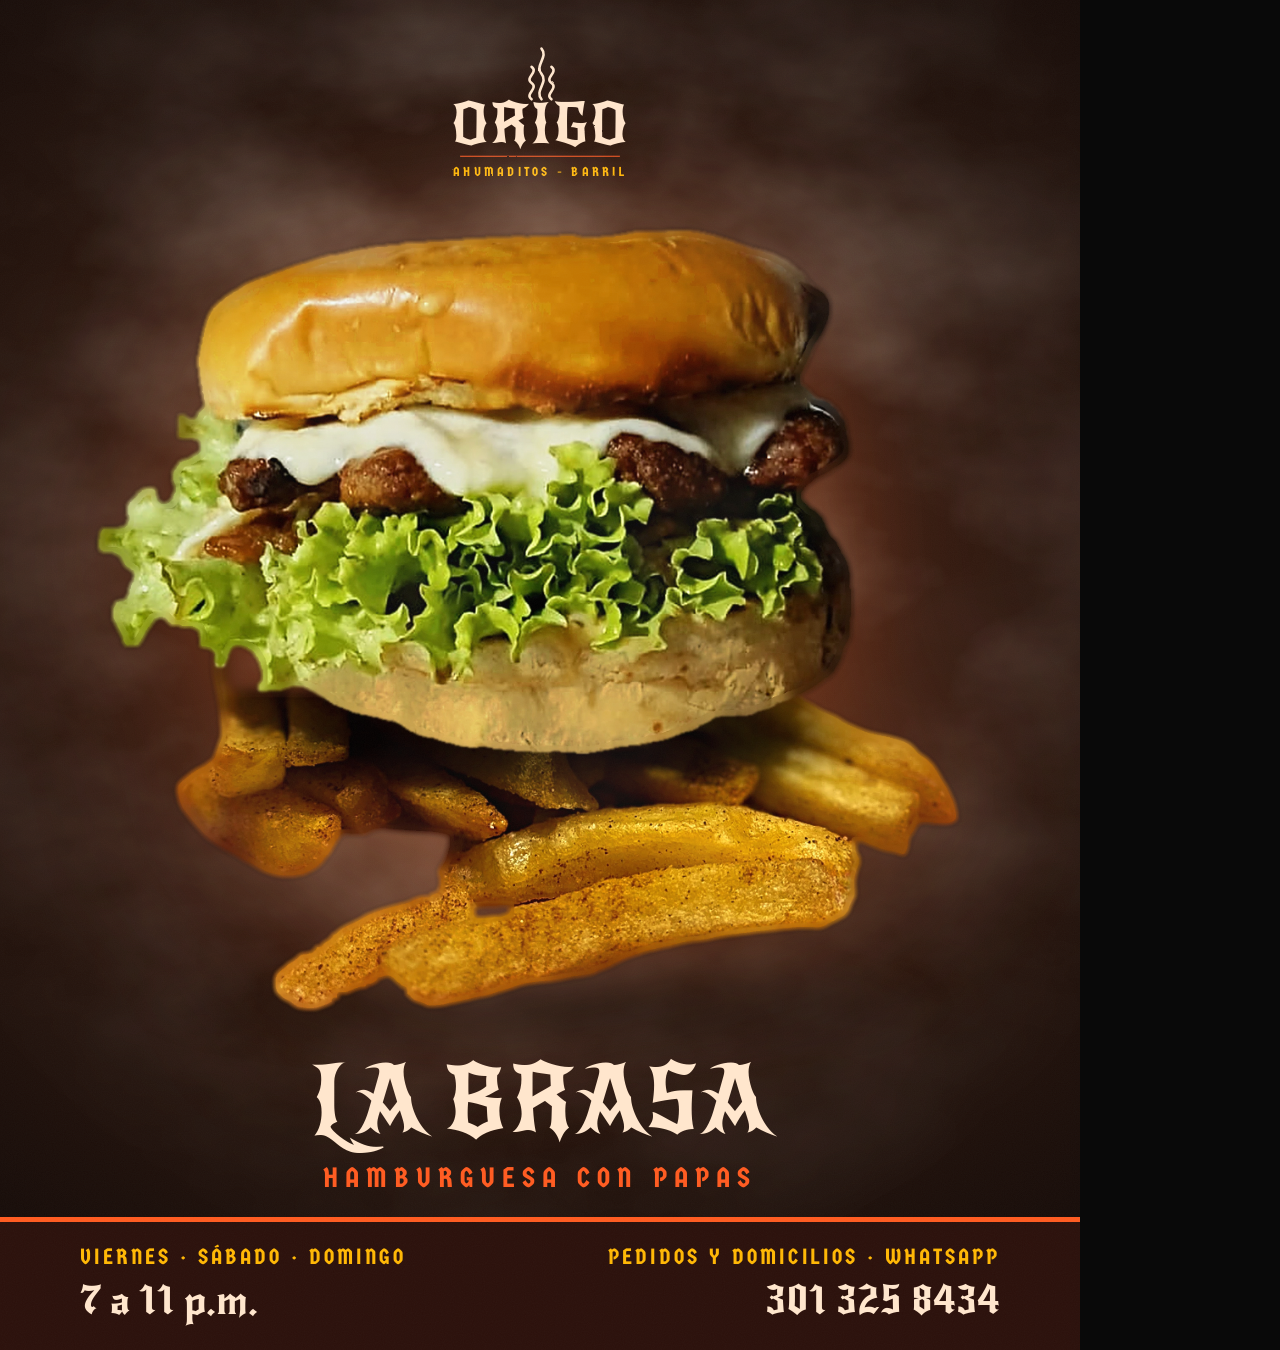
<file: origo/foto/la-brasa.html>
<!doctype html>
<html lang="es">
<head>
<meta charset="utf-8">
<meta name="viewport" content="width=1080">
<title>La Brasa · Origo</title>
<link rel="preconnect" href="https://fonts.googleapis.com">
<link rel="preconnect" href="https://fonts.gstatic.com" crossorigin>
<link rel="stylesheet" href="https://fonts.googleapis.com/css2?family=New+Rocker&family=Germania+One&display=swap">
<style>
  :root {
    --negro: #090909;
    --crema: #FFE6CC;
    --mostaza: #FFB703;
    --brasa: #FF5A1F;
    --carbon: #2A0F0A;

    --f-titular: 'New Rocker', Georgia, serif;
    --f-texto: 'Germania One', Georgia, serif;

    --lienzo-ancho: 1080px;
    --lienzo-alto: 1350px;
    --margen-x: 80px;

    --ahumado-claro: #4a2416;
    --ahumado: #24120b;
    --ahumado-fondo: #110907;

    --plato-top: 225px;
    --plato-alto: 790px;
  }

  * { box-sizing: border-box; }
  html, body { margin: 0; background: var(--negro); }

  .lienzo {
    width: var(--lienzo-ancho);
    height: var(--lienzo-alto);
    position: relative;
    overflow: hidden;
    /* Café ahumado cálido, más claro detrás de la hamburguesa: ambiente, no un negro plano. */
    background:
      radial-gradient(ellipse 560px 480px at 50% 42%, rgb(168 78 34 / 0.50), rgb(168 78 34 / 0) 70%),
      radial-gradient(ellipse 980px 860px at 50% 44%, var(--ahumado-claro), var(--ahumado) 62%, var(--ahumado-fondo) 100%);
  }

  /* Humo: misma textura en dos capas; la de adelante, muy tenue, integra la comida al ambiente. */
  .humo-ambiente {
    position: absolute;
    inset: -10%;
    /* Una sola pieza más grande que el lienzo: sin mosaico, sin costuras. */
    background-image: url("data:image/svg+xml,%3Csvg xmlns='http://www.w3.org/2000/svg' width='1400' height='1700'%3E%3Cfilter id='h'%3E%3CfeTurbulence type='fractalNoise' baseFrequency='0.0045 0.0065' numOctaves='5' seed='11'/%3E%3CfeColorMatrix values='0 0 0 0 1 0 0 0 0 0.86 0 0 0 0 0.72 0 0 0 1.7 -0.6'/%3E%3C/filter%3E%3Crect width='1400' height='1700' filter='url(%23h)'/%3E%3C/svg%3E");
    background-size: 1400px 1700px;
    background-repeat: no-repeat;
    mix-blend-mode: screen;
    pointer-events: none;
    -webkit-mask-image: radial-gradient(ellipse 70% 60% at 50% 40%, #000 30%, transparent 80%);
            mask-image: radial-gradient(ellipse 70% 60% at 50% 40%, #000 30%, transparent 80%);
  }
  .humo-ambiente--atras { opacity: 0.30; }
  .humo-ambiente--frente { opacity: 0.07; background-position: -60px -40px; }

  /* Sombra de apoyo: la hamburguesa descansa sobre algo, no flota. */
  .apoyo {
    position: absolute;
    left: 50%;
    top: calc(var(--plato-top) + var(--plato-alto) - 70px);
    width: 820px;
    height: 120px;
    transform: translateX(-50%);
    background: radial-gradient(closest-side, rgb(0 0 0 / 0.62), rgb(0 0 0 / 0.25) 55%, rgb(0 0 0 / 0));
    filter: blur(10px);
  }

  /* Grano sutil para que el fondo no se vea plano/digital. */
  .lienzo::after {
    content: "";
    position: absolute;
    inset: 0;
    background-image: url("data:image/svg+xml,%3Csvg xmlns='http://www.w3.org/2000/svg' width='240' height='240'%3E%3Cfilter id='g'%3E%3CfeTurbulence type='fractalNoise' baseFrequency='0.9' numOctaves='2' stitchTiles='stitch'/%3E%3CfeColorMatrix values='0 0 0 0 1 0 0 0 0 0.9 0 0 0 0 0.8 0 0 0 0.5 0'/%3E%3C/filter%3E%3Crect width='240' height='240' filter='url(%23g)'/%3E%3C/svg%3E");
    opacity: 0.06;
    mix-blend-mode: screen;
    pointer-events: none;
  }

  .marca {
    position: absolute;
    top: 44px;
    left: 50%;
    transform: translateX(-50%);
    width: 190px;
    display: block;
  }
  .marca .humo { fill: none; stroke: var(--crema); stroke-width: 12px; stroke-linecap: round; }
  .marca .nombre { font-family: var(--f-titular); font-size: 255px; letter-spacing: 4px; fill: var(--crema); text-anchor: middle; }
  .marca .linea { fill: none; stroke: var(--brasa); stroke-width: 5px; }
  .marca .lema { font-family: var(--f-texto); font-size: 62px; letter-spacing: 15px; fill: var(--mostaza); text-anchor: middle; }

  .plato {
    position: absolute;
    left: 50%;
    top: var(--plato-top);
    height: var(--plato-alto);
    /* Se corre la imagen para que el eje del pan quede en el centro del lienzo
       (desfase medido por montar_papas.py: 1.42% del ancho de la imagen). */
    transform: translateX(calc(-50% - 1.42%));
    filter: drop-shadow(0 0 80px rgb(255 120 50 / 0.22));
  }

  .ficha {
    position: absolute;
    left: var(--margen-x);
    right: var(--margen-x);
    bottom: 156px;
    text-align: center;
  }
  .ficha__nombre {
    margin: 0;
    font-family: var(--f-titular);
    font-weight: 400;
    font-size: 92px;
    line-height: 1;
    color: var(--crema);
    text-transform: uppercase;
    letter-spacing: 2px;
  }
  .ficha__tipo {
    margin: 14px 0 0;
    font-family: var(--f-texto);
    font-size: 28px;
    letter-spacing: 7px;
    color: var(--brasa);
    text-transform: uppercase;
  }
  .pie {
    position: absolute;
    left: 0;
    right: 0;
    bottom: 0;
    background: var(--carbon);
    border-top: 5px solid var(--brasa);
    padding: 22px var(--margen-x) 24px;
    display: flex;
    justify-content: space-between;
    align-items: center;
  }
  .pie__bloque--der { text-align: right; }
  .pie__etiqueta {
    font-family: var(--f-texto);
    font-size: 22px;
    letter-spacing: 3px;
    color: var(--mostaza);
    text-transform: uppercase;
  }
  .pie__dato {
    font-family: var(--f-titular);
    font-size: 42px;
    color: var(--crema);
    margin-top: 4px;
  }

  /* Variante sin texto: solo la foto sobre el fondo de marca (?variante=limpia). */
  .lienzo--limpia .marca,
  .lienzo--limpia .ficha,
  .lienzo--limpia .pie { display: none; }
  .lienzo--limpia { --plato-top: 250px; --plato-alto: 830px; }
</style>
</head>
<body>
<main class="lienzo">
  <svg class="marca" role="img" aria-label="Origo, ahumaditos barril" viewBox="60 180 880 650">
    <defs>
      <filter id="rugoso" x="-5%" y="-5%" width="110%" height="110%">
        <feTurbulence type="fractalNoise" baseFrequency="0.035" numOctaves="3" seed="7" result="n"/>
        <feDisplacementMap in="SourceGraphic" in2="n" scale="7" xChannelSelector="R" yChannelSelector="G"/>
      </filter>
    </defs>
    <g filter="url(#rugoso)">
      <path class="humo" d="M461 436C427 411 495 386 461 361C427 336 495 311 461 286"/>
      <path class="humo" d="M507 436C473 396.8 541 357.7 507 318.5C473 279.3 541 240.2 507 201"/>
      <path class="humo" d="M553 436C519 411 587 386 553 361C519 336 587 311 553 286"/>
      <text class="nombre" x="500" y="640">ORIGO</text>
      <path class="linea" d="M130 700H870"/>
      <text class="lema" x="500" y="790">AHUMADITOS - BARRIL</text>
    </g>
  </svg>

  <div class="humo-ambiente humo-ambiente--atras" aria-hidden="true"></div>
  <div class="apoyo" aria-hidden="true"></div>
  <img class="plato" src="../assets/la-brasa-recorte.webp" alt="Hamburguesa La Brasa con papas fritas">

  <div class="humo-ambiente humo-ambiente--frente" aria-hidden="true"></div>

  <section class="ficha">
    <h1 class="ficha__nombre">La Brasa</h1>
    <p class="ficha__tipo">Hamburguesa con papas</p>
  </section>

  <footer class="pie">
    <div class="pie__bloque">
      <div class="pie__etiqueta">Viernes · Sábado · Domingo</div>
      <div class="pie__dato">7 a 11 p.m.</div>
    </div>
    <div class="pie__bloque pie__bloque--der">
      <div class="pie__etiqueta">Pedidos y domicilios · WhatsApp</div>
      <div class="pie__dato">301 325 8434</div>
    </div>
  </footer>
</main>
<script>
  if (new URLSearchParams(location.search).get('variante') === 'limpia') {
    document.querySelector('.lienzo').classList.add('lienzo--limpia');
  }
</script>
</body>
</html>
</file>
<file: vitalie/src/css/estilos.css>
/* ============================================================
   VITALIE — Estilos principales
   Orden: reset → variables → globales → secciones → media queries
   ============================================================ */

/* ── 1. RESET Y BASE ─────────────────────────────────────── */
*,
*::before,
*::after {
  box-sizing: border-box;
}

html {
  scroll-behavior: smooth;
}

body {
  margin: 0;
  font-family: 'Inter', sans-serif;
  font-size: 1rem;
  line-height: 1.6;
  color: var(--verde-oscuro);
  background-color: var(--blanco-hueso);
}

h1, h2, h3, h4 {
  margin: 0;
  font-family: 'Playfair Display', serif;
  line-height: 1.2;
}

p {
  margin: 0;
}

a {
  text-decoration: none;
  color: inherit;
}

img {
  display: block;
  max-width: 100%;
  height: auto;
}

ul {
  list-style: none;
  margin: 0;
  padding: 0;
}

/* ── 2. VARIABLES DE DISEÑO ──────────────────────────────── */
:root {
  /* Paleta oficial */
  --verde-bosque: #2D5F3F;
  --verde-salvia: #87A878;
  --dorado:       #C9A961;
  --crema:        #F5F1E8;
  --blanco-hueso: #FAF8F3;
  --verde-oscuro: #1A3A28;
  --gris-suave:   #6B7268;

  /* Espaciado */
  --espacio-xs:  0.5rem;
  --espacio-sm:  1rem;
  --espacio-md:  2rem;
  --espacio-lg:  3rem;
  --espacio-xl:  5rem;

  /* Bordes y sombras */
  --radio-sm:    6px;
  --radio-md:    12px;
  --sombra-sm:   0 2px 8px rgba(45, 95, 63, 0.08);
  --sombra-md:   0 4px 20px rgba(45, 95, 63, 0.12);

  /* Transicion global */
  --transicion:  200ms ease;
}

/* ── 3. COMPONENTES GLOBALES ─────────────────────────────── */

/* Contenedor centrado con padding lateral */
.contenedor {
  width: 100%;
  max-width: 1200px;
  margin-inline: auto;
  padding-inline: var(--espacio-sm);
}

/* Títulos de sección */
.seccion-titulo {
  font-size: clamp(1.6rem, 5vw, 2.4rem);
  color: var(--verde-bosque);
  text-align: center;
  margin-bottom: var(--espacio-sm);
}

/* Subtítulo de sección (debajo del título principal) */
.seccion-subtitulo {
  text-align: center;
  color: var(--gris-suave);
  font-size: 1rem;
  margin-bottom: var(--espacio-md);
}

/* Botón WhatsApp — aparece en hero, tarjetas y footer */
.boton-whatsapp {
  display: inline-flex;
  align-items: center;
  gap: var(--espacio-xs);
  background-color: var(--dorado);
  color: var(--verde-oscuro);
  font-family: 'Inter', sans-serif;
  font-weight: 600;
  font-size: 0.95rem;
  padding: 0.65rem 1.4rem;
  border-radius: var(--radio-md);
  transition: background-color var(--transicion), transform var(--transicion), box-shadow var(--transicion);
}

.boton-whatsapp:focus-visible {
  background-color: var(--verde-salvia);
  color: var(--blanco-hueso);
  transform: translateY(-2px);
  box-shadow: var(--sombra-md);
}

/* Hover solo en dispositivos con puntero real: en táctil el hover se "pega" */
@media (hover: hover) and (pointer: fine) {
  .boton-whatsapp:hover {
    background-color: var(--verde-salvia);
    color: var(--blanco-hueso);
    transform: translateY(-2px);
    box-shadow: var(--sombra-md);
  }
}

/* Efecto de presión al tocar en móvil */
.boton-whatsapp:active {
  transform: scale(0.97);
  box-shadow: var(--sombra-sm);
}

/* Variante grande para el hero */
.boton-grande {
  font-size: 1.05rem;
  padding: 0.85rem 2rem;
}

/* Scroll reveal: estado inicial (lo añade main.js) y estado revelado.
   Si el JS no corre, las secciones nunca reciben .seccion-oculta y se ven normal. */
.seccion-oculta {
  opacity: 0;
  transform: translateY(24px);
  transition: opacity 600ms ease, transform 600ms ease;
}

.seccion-visible {
  opacity: 1;
  transform: none;
}

/* ── 4. HEADER ───────────────────────────────────────────── */
.site-header {
  position: sticky;
  top: 0;
  z-index: 100;
  background-color: var(--crema);
  border-bottom: 1px solid rgba(45, 95, 63, 0.1);
  box-shadow: var(--sombra-sm);
}

.header-contenido {
  display: flex;
  align-items: center;
  justify-content: space-between;
  max-width: 1200px;
  margin-inline: auto;
  padding: 0.9rem var(--espacio-sm);
}

/* Logo */
.logo {
  display: flex;
  flex-direction: column;
  line-height: 1;
}

.logo-texto {
  font-family: 'Playfair Display', serif;
  font-size: 1.6rem;
  font-weight: 700;
  color: var(--verde-bosque);
  letter-spacing: -0.02em;
}

.logo-eslogan {
  font-size: 0.65rem;
  font-weight: 300;
  color: var(--gris-suave);
  letter-spacing: 0.08em;
  text-transform: uppercase;
}

/* Navegación */
.nav-lista {
  display: flex;
  align-items: center;
  gap: var(--espacio-md);
}

.nav-lista a {
  font-size: 0.9rem;
  font-weight: 500;
  color: var(--verde-oscuro);
  transition: color var(--transicion);
}

.nav-lista a:hover {
  color: var(--verde-bosque);
}

/* Subrayado animado que crece al hacer hover (excluye el CTA) */
.nav-lista a:not(.nav-cta) {
  position: relative;
}

.nav-lista a:not(.nav-cta)::after {
  content: '';
  position: absolute;
  left: 0;
  bottom: -4px;
  width: 0;
  height: 2px;
  background-color: var(--verde-bosque);
  transition: width var(--transicion);
}

.nav-lista a:not(.nav-cta):hover::after {
  width: 100%;
}

/* CTA de nav (botón WhatsApp pequeño en la barra) */
.nav-cta {
  background-color: var(--dorado);
  color: var(--verde-oscuro) !important;
  padding: 0.45rem 1rem;
  border-radius: var(--radio-sm);
  font-weight: 600 !important;
  transition: background-color var(--transicion), transform var(--transicion) !important;
}

.nav-cta:hover {
  background-color: var(--verde-salvia);
  color: var(--blanco-hueso) !important;
  transform: translateY(-1px);
}

/* Botón hamburguesa: oculto por defecto, visible solo en móvil.
   Lo inyecta main.js, así no tocamos el HTML (mejora progresiva). */
.nav-toggle {
  display: none;
  flex-direction: column;
  justify-content: center;
  gap: 5px;
  width: 44px;
  height: 44px;
  padding: 0;
  background: none;
  border: none;
  cursor: pointer;
}

.nav-toggle-linea {
  display: block;
  width: 24px;
  height: 2px;
  background-color: var(--verde-bosque);
  border-radius: 2px;
  transition: transform 250ms ease, opacity 250ms ease;
}

/* ── Navegación móvil: menú hamburguesa (solo < 768px) ──── */
@media (max-width: 767px) {
  .nav-toggle {
    display: inline-flex;
  }

  /* Las 3 líneas se cruzan en "X" cuando el menú está abierto */
  .nav-principal.nav-abierto .nav-toggle-linea:nth-child(1) {
    transform: translateY(7px) rotate(45deg);
  }

  .nav-principal.nav-abierto .nav-toggle-linea:nth-child(2) {
    opacity: 0;
  }

  .nav-principal.nav-abierto .nav-toggle-linea:nth-child(3) {
    transform: translateY(-7px) rotate(-45deg);
  }

  /* La lista se convierte en panel desplegable bajo el header */
  .nav-lista {
    position: absolute;
    top: 100%;
    left: 0;
    right: 0;
    flex-direction: column;
    align-items: stretch;
    gap: 0;
    background-color: var(--crema);
    border-bottom: 1px solid rgba(45, 95, 63, 0.1);
    box-shadow: var(--sombra-md);
    padding: var(--espacio-xs) var(--espacio-sm);
    display: none;
  }

  .nav-principal.nav-abierto .nav-lista {
    display: flex;
  }

  .nav-lista li {
    width: 100%;
  }

  /* Buen área táctil para cada enlace del panel */
  .nav-lista li:not(:last-child) a {
    display: block;
    padding: 0.85rem var(--espacio-xs);
  }

  /* El CTA de WhatsApp como botón pleno dentro del panel */
  .nav-cta {
    display: block;
    text-align: center;
    margin-top: var(--espacio-xs);
    padding: 0.85rem 1rem;
  }
}

/* ── 5. HERO ─────────────────────────────────────────────── */
.seccion-hero {
  background: linear-gradient(160deg, var(--crema) 0%, var(--blanco-hueso) 100%);
  padding: var(--espacio-xl) var(--espacio-sm);
  text-align: center;
}

.hero-contenido {
  max-width: 680px;
  margin-inline: auto;
  display: flex;
  flex-direction: column;
  align-items: center;
  gap: var(--espacio-md);
}

/* Aparición suave del título al cargar la página */
@keyframes aparecer-hero {
  from {
    opacity: 0;
    transform: translateY(16px);
  }
  to {
    opacity: 1;
    transform: none;
  }
}

.hero-titulo {
  font-size: clamp(2rem, 7vw, 3.4rem);
  color: var(--verde-bosque);
  font-weight: 700;
  animation: aparecer-hero 800ms ease-out both;
}

.hero-subtitulo {
  font-size: clamp(1rem, 3vw, 1.15rem);
  color: var(--gris-suave);
  max-width: 520px;
}

/* ── 6. SOBRE VITALIE ────────────────────────────────────── */
.seccion-sobre {
  background-color: var(--blanco-hueso);
  padding: var(--espacio-lg) var(--espacio-sm);
}

.sobre-texto {
  max-width: 720px;
  margin-inline: auto;
  text-align: center;
  color: var(--gris-suave);
  font-size: 1.05rem;
  line-height: 1.8;
}

/* ── 7. PRODUCTOS DESTACADOS ─────────────────────────────── */
.seccion-productos {
  background-color: var(--crema);
  padding: var(--espacio-lg) var(--espacio-sm);
}

/* Grid: 1 columna en mobile */
.productos-grilla {
  display: grid;
  grid-template-columns: 1fr;
  gap: var(--espacio-md);
}

/* Tarjeta individual */
.tarjeta-producto {
  background-color: var(--blanco-hueso);
  border-radius: var(--radio-md);
  box-shadow: var(--sombra-sm);
  overflow: hidden;
  transition: transform 150ms ease, box-shadow var(--transicion);
  display: flex;
  flex-direction: column;
}

/* Feedback al tocar en móvil: la tarjeta se hunde levemente (150ms).
   El zoom de hover para desktop está en el media query de 768px. */
.tarjeta-producto:active {
  transform: scale(0.97);
}

/* Hover de la tarjeta: se eleva y crece levemente con sombra marcada.
   Regla global (fuera de media queries) para que aplique siempre. */
.tarjeta-producto:hover {
  transform: translateY(-12px) scale(1.02) !important;
  box-shadow: 0 24px 48px rgba(0, 0, 0, 0.20) !important;
  cursor: pointer;
}

.tarjeta-imagen img {
  width: 100%;
  height: 220px;
  object-fit: cover;
}

.tarjeta-cuerpo {
  padding: var(--espacio-sm) var(--espacio-md);
  display: flex;
  flex-direction: column;
  gap: var(--espacio-xs);
  flex: 1;
}

.tarjeta-nombre {
  font-size: 1.15rem;
  color: var(--verde-bosque);
}

.tarjeta-descripcion {
  font-size: 0.9rem;
  color: var(--gris-suave);
  line-height: 1.5;
}

.tarjeta-precio {
  font-size: 1.1rem;
  font-weight: 600;
  color: var(--verde-oscuro);
  margin-top: auto;
  padding-top: var(--espacio-xs);
}

/* El botón de la tarjeta ocupa todo el ancho disponible */
.tarjeta-cuerpo .boton-whatsapp {
  justify-content: center;
  width: 100%;
  margin-top: var(--espacio-xs);
}

/* ── 8. BENEFICIOS ───────────────────────────────────────── */
.seccion-beneficios {
  background-color: var(--blanco-hueso);
  padding: var(--espacio-lg) var(--espacio-sm);
}

/* Grid: 1 columna en mobile */
.beneficios-grilla {
  display: grid;
  grid-template-columns: 1fr;
  gap: var(--espacio-md);
  margin-top: var(--espacio-md);
}

.beneficio-tarjeta {
  text-align: center;
  padding: var(--espacio-md);
  border-radius: var(--radio-md);
  background-color: var(--crema);
  box-shadow: var(--sombra-sm);
  transition: transform var(--transicion);
}

.beneficio-tarjeta:hover {
  transform: translateY(-3px);
}

.beneficio-icono {
  font-size: 2.4rem;
  margin-bottom: var(--espacio-xs);
}

.beneficio-titulo {
  font-size: 1.1rem;
  color: var(--verde-bosque);
  margin-bottom: var(--espacio-xs);
}

.beneficio-descripcion {
  font-size: 0.9rem;
  color: var(--gris-suave);
  line-height: 1.6;
}

/* ── 9. FOOTER ───────────────────────────────────────────── */
.site-footer {
  background-color: var(--verde-oscuro);
  color: var(--crema);
  padding: var(--espacio-lg) var(--espacio-sm);
}

.footer-contenido {
  max-width: 1200px;
  margin-inline: auto;
  text-align: center;
  display: flex;
  flex-direction: column;
  gap: var(--espacio-xs);
}

.footer-marca {
  font-family: 'Playfair Display', serif;
  font-size: 1.8rem;
  font-weight: 700;
  color: var(--crema);
}

.footer-copy {
  font-size: 0.8rem;
  color: var(--verde-salvia);
}

.footer-contacto {
  font-size: 0.9rem;
  color: var(--crema);
  margin-top: var(--espacio-xs);
}

.footer-numero {
  display: inline-block;
  font-size: 1rem;
  font-weight: 600;
  color: var(--dorado);
  transition: color var(--transicion);
}

.footer-numero:hover {
  color: var(--verde-salvia);
}

/* ── 10. BOTÓN FLOTANTE DE WHATSAPP ─────────────────────── */

/* Animación de pulso para llamar la atención */
@keyframes pulso {
  0%   { box-shadow: 0 0 0 0 rgba(201, 169, 97, 0.5); }
  70%  { box-shadow: 0 0 0 12px rgba(201, 169, 97, 0); }
  100% { box-shadow: 0 0 0 0 rgba(201, 169, 97, 0); }
}

.boton-flotante-whatsapp {
  position: fixed;
  bottom: 1.5rem;
  right: 1.5rem;
  z-index: 200;
  display: flex;
  align-items: center;
  justify-content: center;
  width: 3.5rem;
  height: 3.5rem;
  /* Mínimo 56px en móvil para que sea fácil de tocar (área táctil cómoda) */
  min-width: 56px;
  min-height: 56px;
  background-color: var(--dorado);
  color: var(--verde-oscuro);
  border-radius: 50%;
  box-shadow: var(--sombra-md);
  animation: pulso 2.5s ease-in-out infinite;
  transition: background-color var(--transicion), transform var(--transicion);
}

.boton-flotante-whatsapp:hover,
.boton-flotante-whatsapp:focus-visible {
  background-color: var(--verde-bosque);
  color: var(--blanco-hueso);
  transform: scale(1.1);
  animation: none;
}

/* ── 11. MEDIA QUERIES ───────────────────────────────────── */

/* Tablet: 768px y arriba */
@media (min-width: 768px) {
  .contenedor {
    padding-inline: var(--espacio-md);
  }

  .header-contenido {
    padding: 1rem var(--espacio-md);
  }

  /* Productos: 2 columnas */
  .productos-grilla {
    grid-template-columns: repeat(2, 1fr);
  }

  /* Beneficios: 3 columnas */
  .beneficios-grilla {
    grid-template-columns: repeat(3, 1fr);
  }

  .sobre-texto {
    font-size: 1.1rem;
  }
}

/* Desktop: 1024px y arriba */
@media (min-width: 1024px) {
  .contenedor {
    padding-inline: var(--espacio-lg);
  }

  /* Productos: 4 columnas */
  .productos-grilla {
    grid-template-columns: repeat(4, 1fr);
  }

  .seccion-hero {
    padding-block: 8rem;
  }

  .seccion-sobre,
  .seccion-productos,
  .seccion-beneficios {
    padding-block: var(--espacio-xl);
  }
}

/* ── Móvil: animaciones cortas (máx 300ms) para no frustrar ── */
@media (max-width: 767px) {
  .seccion-oculta {
    transition: opacity 300ms ease, transform 300ms ease;
  }

  .hero-titulo {
    animation-duration: 300ms;
  }
}

/* ── 12. ACCESIBILIDAD: MOVIMIENTO REDUCIDO ──────────────── */
/* Respeta a quienes prefieren menos animación (mareos, vestibular, etc.) */
@media (prefers-reduced-motion: reduce) {
  .seccion-oculta {
    opacity: 1;
    transform: none;
    transition: none;
  }

  .hero-titulo {
    animation: none;
  }

  .boton-flotante-whatsapp {
    animation: none;
  }

  .tarjeta-producto:hover,
  .tarjeta-producto:active,
  .boton-whatsapp:active {
    transform: none;
  }

  *,
  *::before,
  *::after {
    animation-duration: 0.01ms !important;
    transition-duration: 0.01ms !important;
  }
}
</file>
